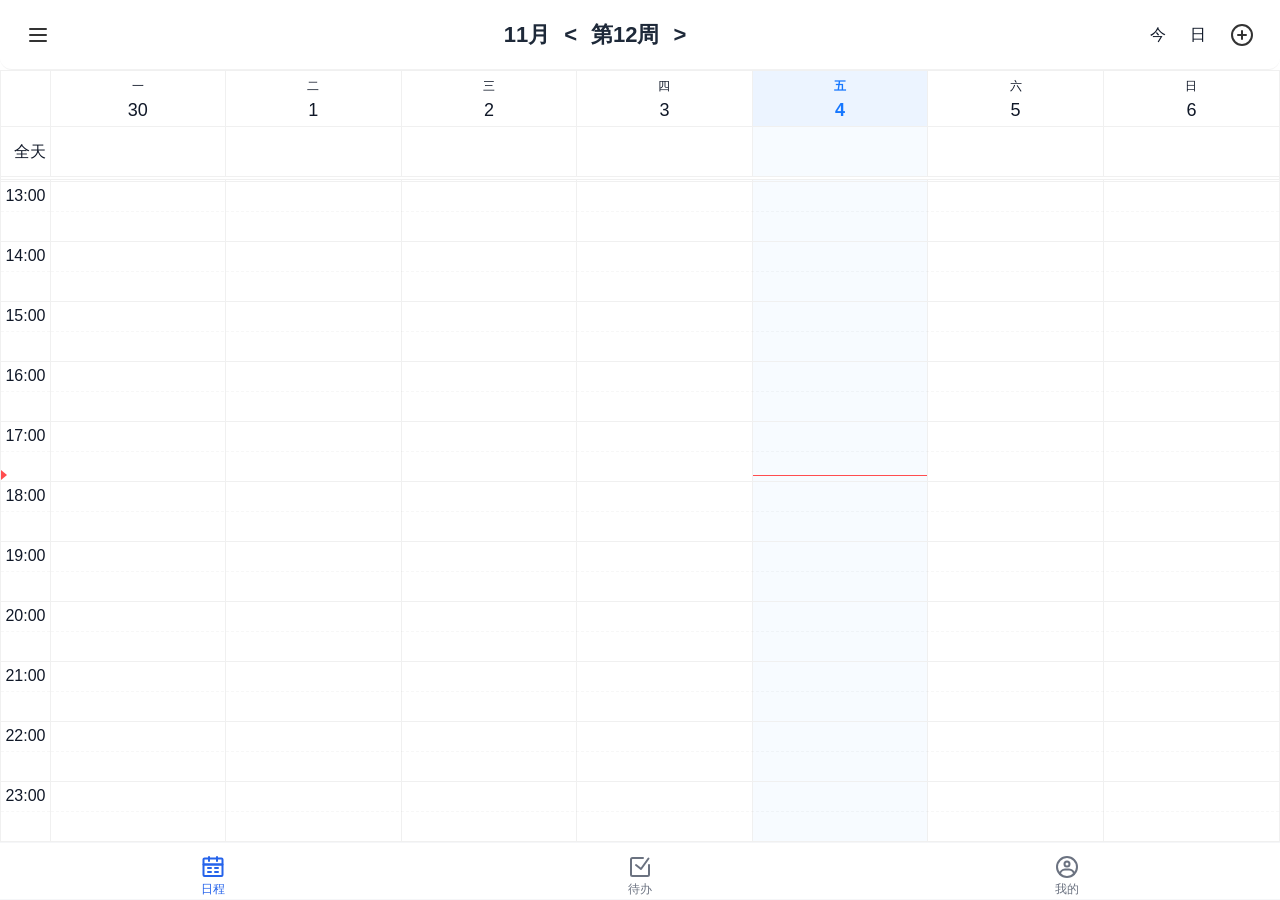
<file: projects/jourdays/index.html>
<!doctype html>
<html lang="en">
  <head>
    <link rel="apple-touch-icon" href="./icon.png">
    <meta charset="UTF-8" />
    <link rel="icon" type="image/svg+xml" href="./icon.svg" />
    <meta name="viewport" content="width=device-width, initial-scale=1.0, maximum-scale=1.0, user-scalable=no, viewport-fit=cover" />
    <title>J-OurDays</title>
    <script type="module" crossorigin src="/projects/jourdays/assets/index-BmrFlpsD.js"></script>
    <link rel="stylesheet" crossorigin href="/projects/jourdays/assets/index-DhVoM8cd.css">
  </head>
  <body>
    <div id="app"></div>
  </body>
</html>
</file>
